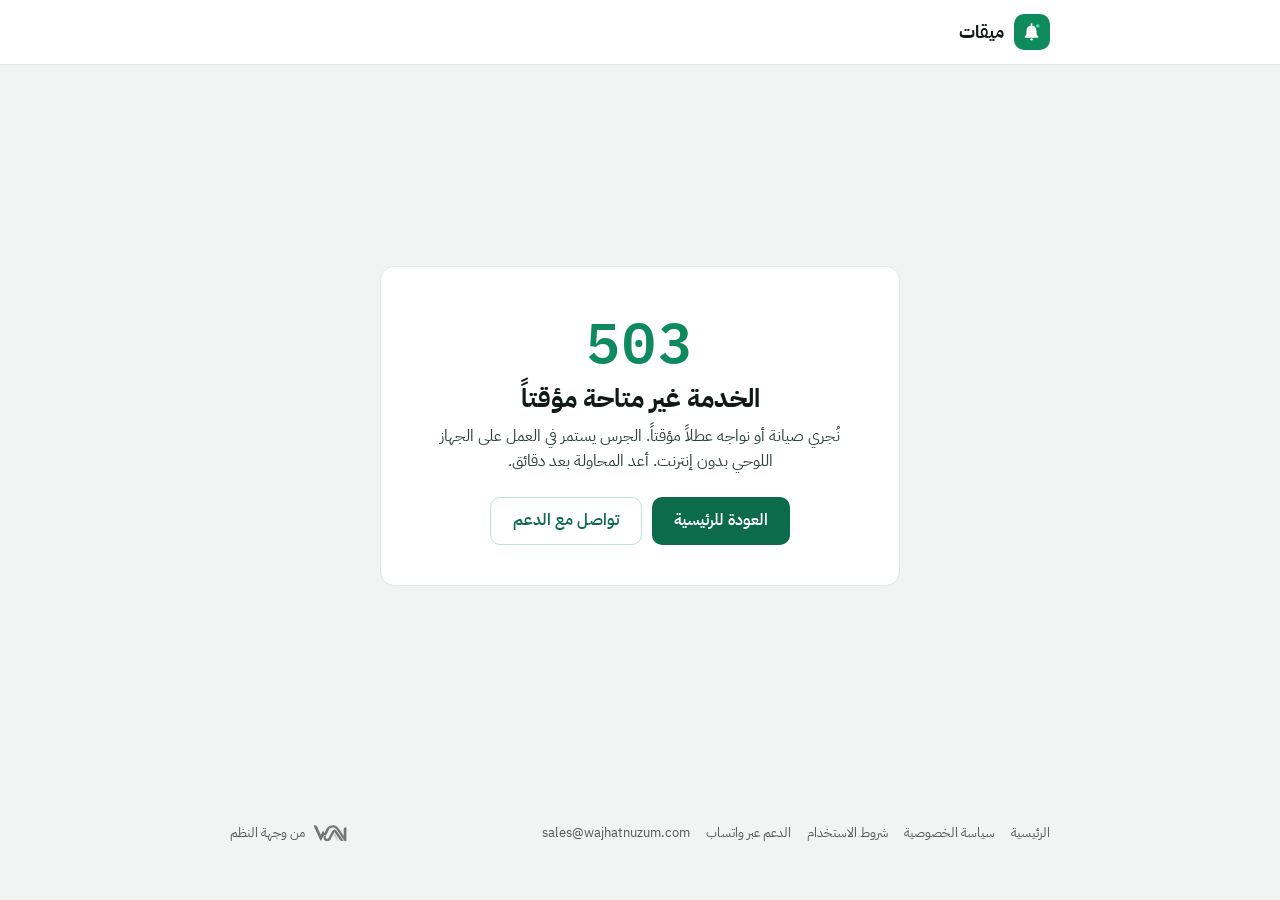
<file: 50x.html>
<!doctype html>
<html lang="ar" dir="rtl">
<head>
<meta charset="utf-8">
<meta name="viewport" content="width=device-width, initial-scale=1">
<title>الخدمة غير متاحة مؤقتاً — ميقات</title>
<meta name="description" content="الخدمة غير متاحة مؤقتاً">
<meta name="robots" content="noindex">
<meta name="theme-color" content="#0B6B4A">
<link rel="icon" type="image/svg+xml" href="data:image/svg+xml,%3Csvg xmlns='http://www.w3.org/2000/svg' viewBox='0 0 64 64'%3E%3Crect width='64' height='64' rx='15' fill='%230B6B4A'/%3E%3Cpath d='M32 14c-8 0-13 6-13 14v9l-4 6h34l-4-6v-9c0-8-5-14-13-14z' fill='%23fff'/%3E%3Ccircle cx='32' cy='48' r='4' fill='%23fff'/%3E%3Ccircle cx='46' cy='18' r='5' fill='%235EE0AD'/%3E%3C/svg%3E">
<link rel="preconnect" href="https://fonts.googleapis.com">
<link rel="preconnect" href="https://fonts.gstatic.com" crossorigin>
<link href="https://fonts.googleapis.com/css2?family=IBM+Plex+Sans+Arabic:wght@400;600;700&family=IBM+Plex+Mono:wght@600&display=swap" rel="stylesheet">
<link rel="stylesheet" href="/site.css?v=1">
</head>
<body>
<header class="top"><div class="in">
  <a class="brand" href="/" aria-label="ميقات — الرئيسية"><span class="logo"><svg viewBox="0 0 128 128" width="64%" height="64%" aria-hidden="true"><g fill="#fff"><circle cx="64" cy="23.5" r="5.5"/><rect x="60" y="26" width="8" height="7" rx="3.2"/><path d="M64 31C83 31 92 46.5 92 65V74C92 82 95 87.2 100 91H28C33 87.2 36 82 36 74V65C36 46.5 45 31 64 31Z"/><rect x="26" y="88" width="76" height="10.5" rx="5.25"/><circle cx="64" cy="107.5" r="6.6"/></g><circle cx="99" cy="33" r="9" fill="#5EE0AD"/></svg></span><span>ميقات</span></a>
  <span class="sp"></span>
</div></header>
<main class="err"><div class="card">
  <div class="code" dir="ltr">503</div>
  <h1>الخدمة غير متاحة مؤقتاً</h1>
  <p>نُجري صيانة أو نواجه عطلاً مؤقتاً. الجرس يستمر في العمل على الجهاز اللوحي بدون إنترنت. أعد المحاولة بعد دقائق.</p>
  <div class="actions"><a class="btn" href="/">العودة للرئيسية</a><a class="btn ghost" href="https://wa.me/966535313495" rel="noopener">تواصل مع الدعم</a></div>
</div></main>
<footer class="foot">
  <nav aria-label="روابط الموقع">
    <a href="/">الرئيسية</a><a href="/privacy.html">سياسة الخصوصية</a><a href="/terms.html">شروط الاستخدام</a>
    <a href="https://wa.me/966535313495" rel="noopener">الدعم عبر واتساب</a><a href="mailto:sales@wajhatnuzum.com">sales@wajhatnuzum.com</a>
  </nav>
  <a class="wj" href="https://wajhatnuzum.com" rel="noopener"><img src="/brand/wajhat-mark-dark.svg" alt="" width="34" height="18">من وجهة النظم</a>
</footer>
</body>
</html>
</file>
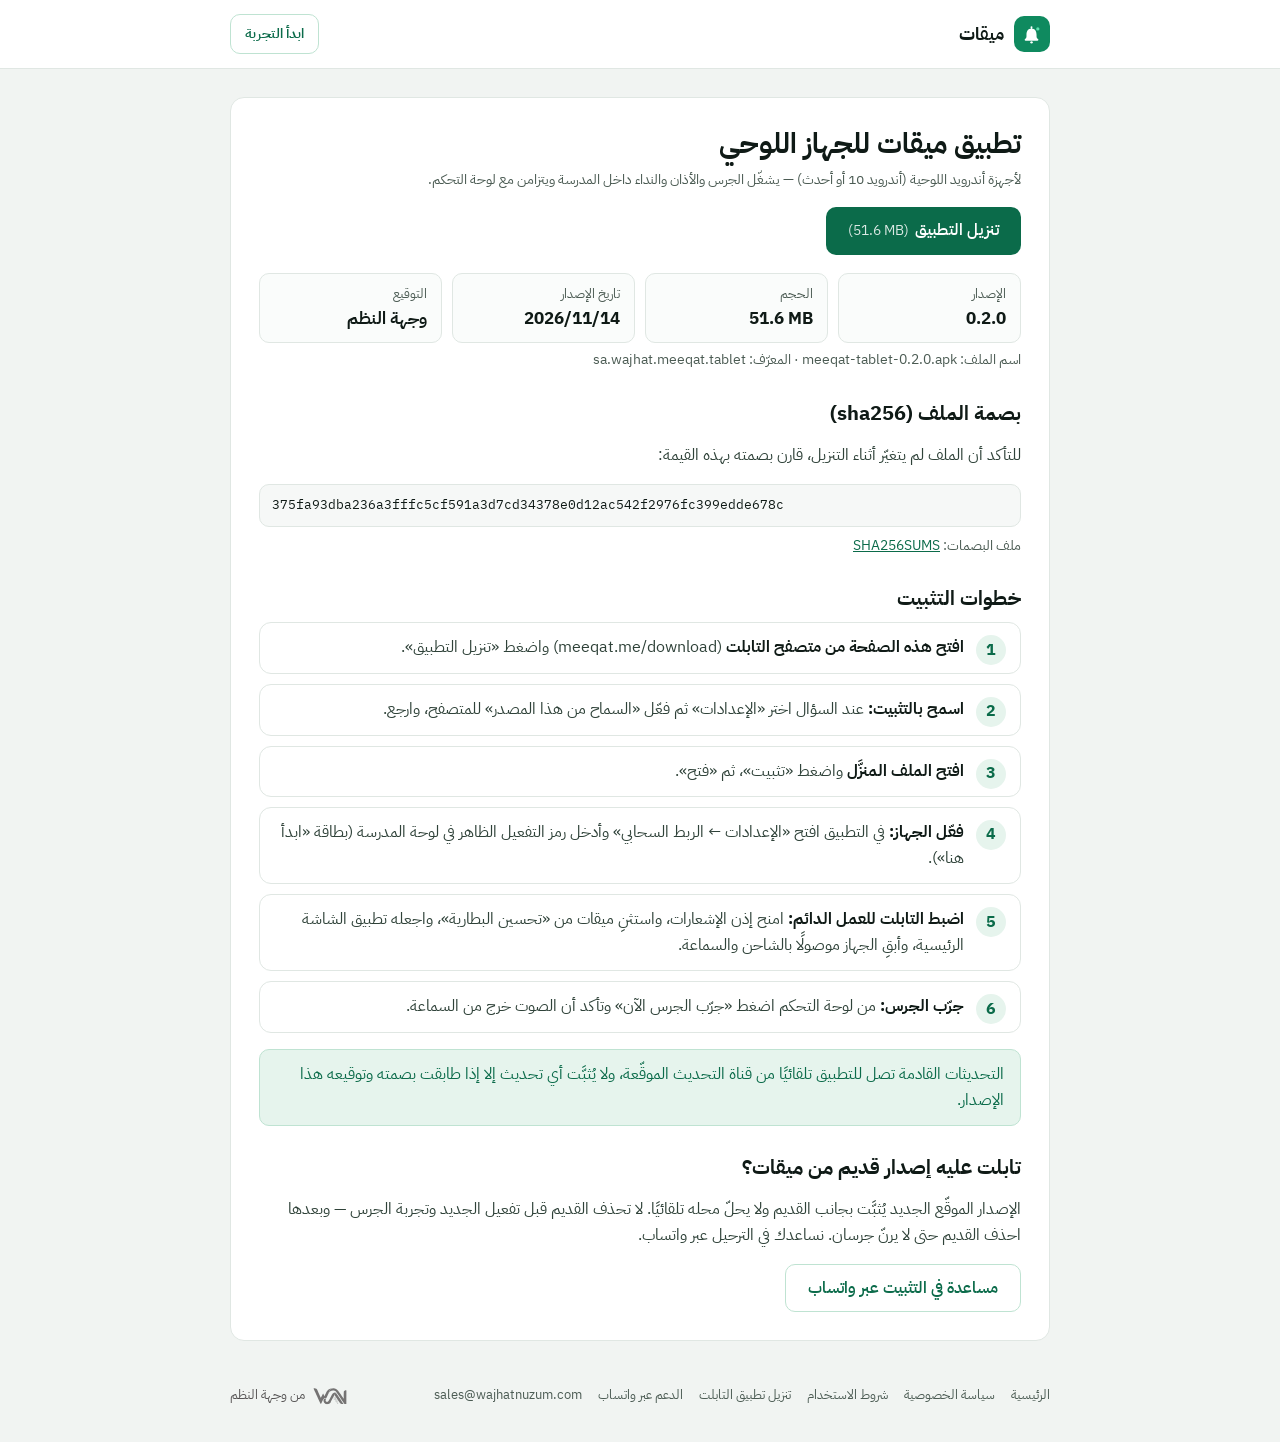
<file: download.html>
<!doctype html>
<html lang="ar" dir="rtl">
<head>
<meta charset="utf-8">
<meta name="viewport" content="width=device-width, initial-scale=1">
<title>تنزيل تطبيق التابلت — ميقات</title>
<meta name="description" content="نزّل تطبيق ميقات للجهاز اللوحي (أندرويد): الإصدار 0.2.0 الموقّع من وجهة النظم، مع بصمة sha256 وخطوات التثبيت والتفعيل.">
<meta name="robots" content="index,follow">
<meta name="theme-color" content="#0B6B4A">
<link rel="icon" type="image/svg+xml" href="data:image/svg+xml,%3Csvg xmlns='http://www.w3.org/2000/svg' viewBox='0 0 64 64'%3E%3Crect width='64' height='64' rx='15' fill='%230B6B4A'/%3E%3Cpath d='M32 14c-8 0-13 6-13 14v9l-4 6h34l-4-6v-9c0-8-5-14-13-14z' fill='%23fff'/%3E%3Ccircle cx='32' cy='48' r='4' fill='%23fff'/%3E%3Ccircle cx='46' cy='18' r='5' fill='%235EE0AD'/%3E%3C/svg%3E">
<link rel="preconnect" href="https://fonts.googleapis.com">
<link rel="preconnect" href="https://fonts.gstatic.com" crossorigin>
<link href="https://fonts.googleapis.com/css2?family=IBM+Plex+Sans+Arabic:wght@400;600;700&family=IBM+Plex+Mono:wght@600&display=swap" rel="stylesheet">
<link rel="stylesheet" href="/site.css?v=1">
<style>
.dl-hero { display:flex; flex-wrap:wrap; gap:16px; align-items:center; justify-content:space-between; }
.facts { display:grid; grid-template-columns:repeat(auto-fit,minmax(160px,1fr)); gap:10px; margin:18px 0 6px; }
.fact { border:1px solid var(--line); border-radius:10px; padding:10px 14px; background:#FAFCFB; }
.fact .l { font-size:13px; color:var(--muted); } .fact .v { font-weight:700; color:var(--text); font-size:17px; }
.sha { display:block; direction:ltr; text-align:left; font-family:'IBM Plex Mono', ui-monospace, monospace; font-size:13px; background:#F6F8F7;
  border:1px solid var(--line); border-radius:10px; padding:10px 12px; overflow-wrap:anywhere; word-break:break-all; color:var(--text); }
ol.steps { counter-reset:s; list-style:none; padding:0; margin:10px 0; }
ol.steps li { counter-increment:s; position:relative; padding:12px 14px 12px 14px; padding-inline-start:56px; border:1px solid var(--line); border-radius:12px; margin:10px 0; background:#fff; }
ol.steps li::before { content:counter(s); position:absolute; inset-inline-start:14px; top:12px; width:30px; height:30px; border-radius:50%;
  background:var(--green-container); color:var(--green-dark); font-weight:700; display:flex; align-items:center; justify-content:center; }
ol.steps b { color:var(--text); }
.btn .sz { font-weight:400; opacity:.85; font-size:14px; margin-inline-start:6px; }
</style>
</head>
<body>
<header class="top"><div class="in">
  <a class="brand" href="/" aria-label="ميقات — الرئيسية"><span class="logo"><svg viewBox="0 0 128 128" width="64%" height="64%" aria-hidden="true"><g fill="#fff"><circle cx="64" cy="23.5" r="5.5"/><rect x="60" y="26" width="8" height="7" rx="3.2"/><path d="M64 31C83 31 92 46.5 92 65V74C92 82 95 87.2 100 91H28C33 87.2 36 82 36 74V65C36 46.5 45 31 64 31Z"/><rect x="26" y="88" width="76" height="10.5" rx="5.25"/><circle cx="64" cy="107.5" r="6.6"/></g><circle cx="99" cy="33" r="9" fill="#5EE0AD"/></svg></span><span>ميقات</span></a>
  <span class="sp"></span><a class="cta" href="/signup.html">ابدأ التجربة</a>
</div></header>
<main><article class="card">
<div class="dl-hero">
  <div><h1>تطبيق ميقات للجهاز اللوحي</h1>
  <p class="meta" style="margin:0">لأجهزة أندرويد اللوحية (أندرويد 10 أو أحدث) — يشغّل الجرس والأذان والنداء داخل المدرسة ويتزامن مع لوحة التحكم.</p></div>
  <a class="btn" href="/dl/meeqat-tablet-0.2.0.apk" download>تنزيل التطبيق<span class="sz">(<bdi>51.6 MB</bdi>)</span></a>
</div>
<div class="facts">
  <div class="fact"><div class="l">الإصدار</div><div class="v"><bdi>0.2.0</bdi></div></div>
  <div class="fact"><div class="l">الحجم</div><div class="v"><bdi>51.6 MB</bdi></div></div>
  <div class="fact"><div class="l">تاريخ الإصدار</div><div class="v"><bdi>2026/11/14</bdi></div></div>
  <div class="fact"><div class="l">التوقيع</div><div class="v">وجهة النظم</div></div>
</div>
<p class="meta">اسم الملف: <bdi>meeqat-tablet-0.2.0.apk</bdi> · المعرّف: <bdi>sa.wajhat.meeqat.tablet</bdi></p>

<h2>بصمة الملف (sha256)</h2>
<p>للتأكد أن الملف لم يتغيّر أثناء التنزيل، قارن بصمته بهذه القيمة:</p>
<code class="sha">375fa93dba236a3fffc5cf591a3d7cd34378e0d12ac542f2976fc399edde678c</code>
<p class="meta" style="margin-top:8px">ملف البصمات: <a href="/dl/SHA256SUMS">SHA256SUMS</a></p>

<h2>خطوات التثبيت</h2>
<ol class="steps">
  <li><b>افتح هذه الصفحة من متصفح التابلت</b> (<bdi>meeqat.me/download</bdi>) واضغط «تنزيل التطبيق».</li>
  <li><b>اسمح بالتثبيت:</b> عند السؤال اختر «الإعدادات» ثم فعّل «السماح من هذا المصدر» للمتصفح، وارجع.</li>
  <li><b>افتح الملف المنزَّل</b> واضغط «تثبيت»، ثم «فتح».</li>
  <li><b>فعّل الجهاز:</b> في التطبيق افتح «الإعدادات ← الربط السحابي» وأدخل رمز التفعيل الظاهر في لوحة المدرسة (بطاقة «ابدأ هنا»).</li>
  <li><b>اضبط التابلت للعمل الدائم:</b> امنح إذن الإشعارات، واستثنِ ميقات من «تحسين البطارية»، واجعله تطبيق الشاشة الرئيسية، وأبقِ الجهاز موصولًا بالشاحن والسماعة.</li>
  <li><b>جرّب الجرس:</b> من لوحة التحكم اضغط «جرّب الجرس الآن» وتأكد أن الصوت خرج من السماعة.</li>
</ol>
<p class="note">التحديثات القادمة تصل للتطبيق تلقائيًا من قناة التحديث الموقّعة، ولا يُثبَّت أي تحديث إلا إذا طابقت بصمته وتوقيعه هذا الإصدار.</p>

<h2>تابلت عليه إصدار قديم من ميقات؟</h2>
<p>الإصدار الموقّع الجديد يُثبَّت بجانب القديم ولا يحلّ محله تلقائيًا. لا تحذف القديم قبل تفعيل الجديد وتجربة الجرس — وبعدها احذف القديم حتى لا يرنّ جرسان. نساعدك في الترحيل عبر واتساب.</p>
<div class="actions" style="justify-content:flex-start;margin-top:14px">
  <a class="btn ghost" href="https://wa.me/966535313495?text=%D8%A3%D8%AD%D8%AA%D8%A7%D8%AC%20%D9%85%D8%B3%D8%A7%D8%B9%D8%AF%D8%A9%20%D9%81%D9%8A%20%D8%AA%D8%AB%D8%A8%D9%8A%D8%AA%20%D8%AA%D8%B7%D8%A8%D9%8A%D9%82%20%D9%85%D9%8A%D9%82%D8%A7%D8%AA%20%D8%B9%D9%84%D9%89%20%D8%A7%D9%84%D8%AA%D8%A7%D8%A8%D9%84%D8%AA" rel="noopener">مساعدة في التثبيت عبر واتساب</a>
</div>
</article></main>
<footer class="foot">
  <nav aria-label="روابط الموقع">
    <a href="/">الرئيسية</a><a href="/privacy.html">سياسة الخصوصية</a><a href="/terms.html">شروط الاستخدام</a><a href="/download.html">تنزيل تطبيق التابلت</a>
    <a href="https://wa.me/966535313495" rel="noopener">الدعم عبر واتساب</a><a href="mailto:sales@wajhatnuzum.com">sales@wajhatnuzum.com</a>
  </nav>
  <a class="wj" href="https://wajhatnuzum.com" rel="noopener"><img src="/brand/wajhat-mark-dark.svg" alt="" width="34" height="18">من وجهة النظم</a>
</footer>
</body>
</html>
</file>
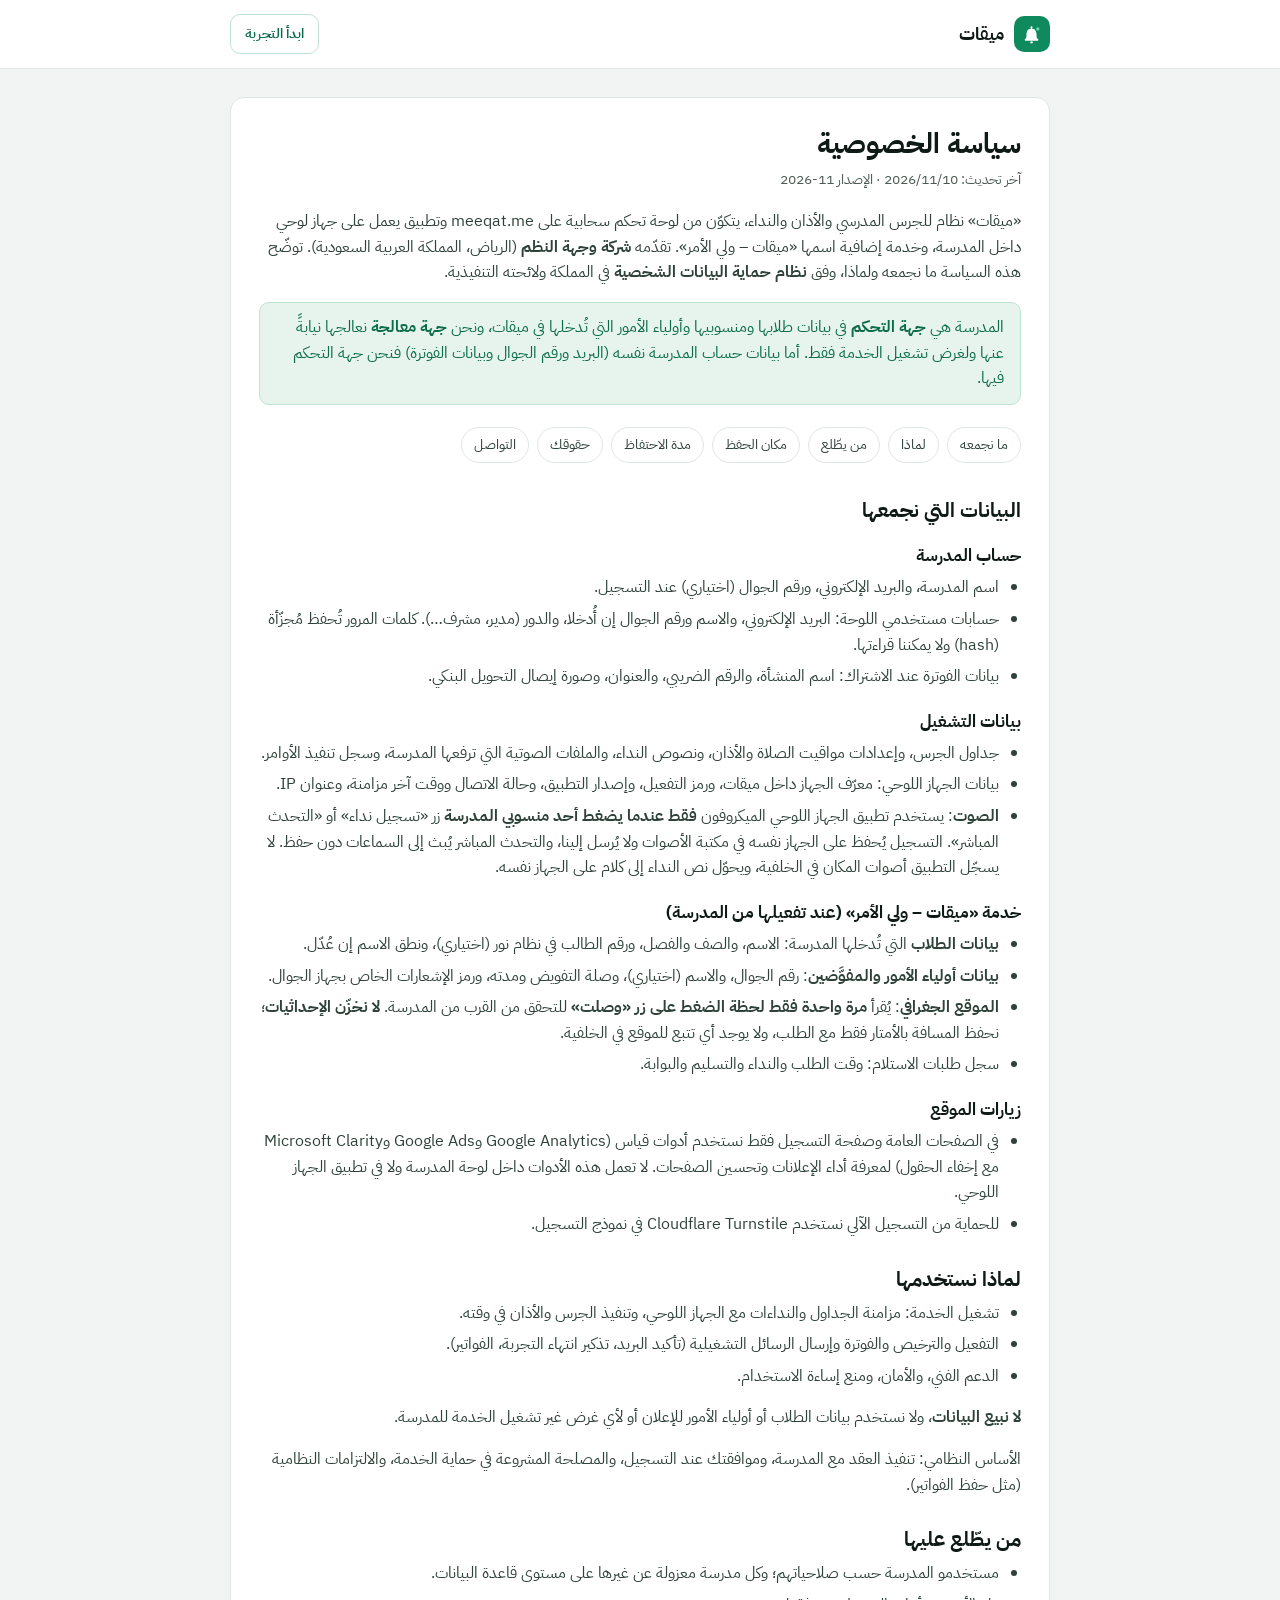
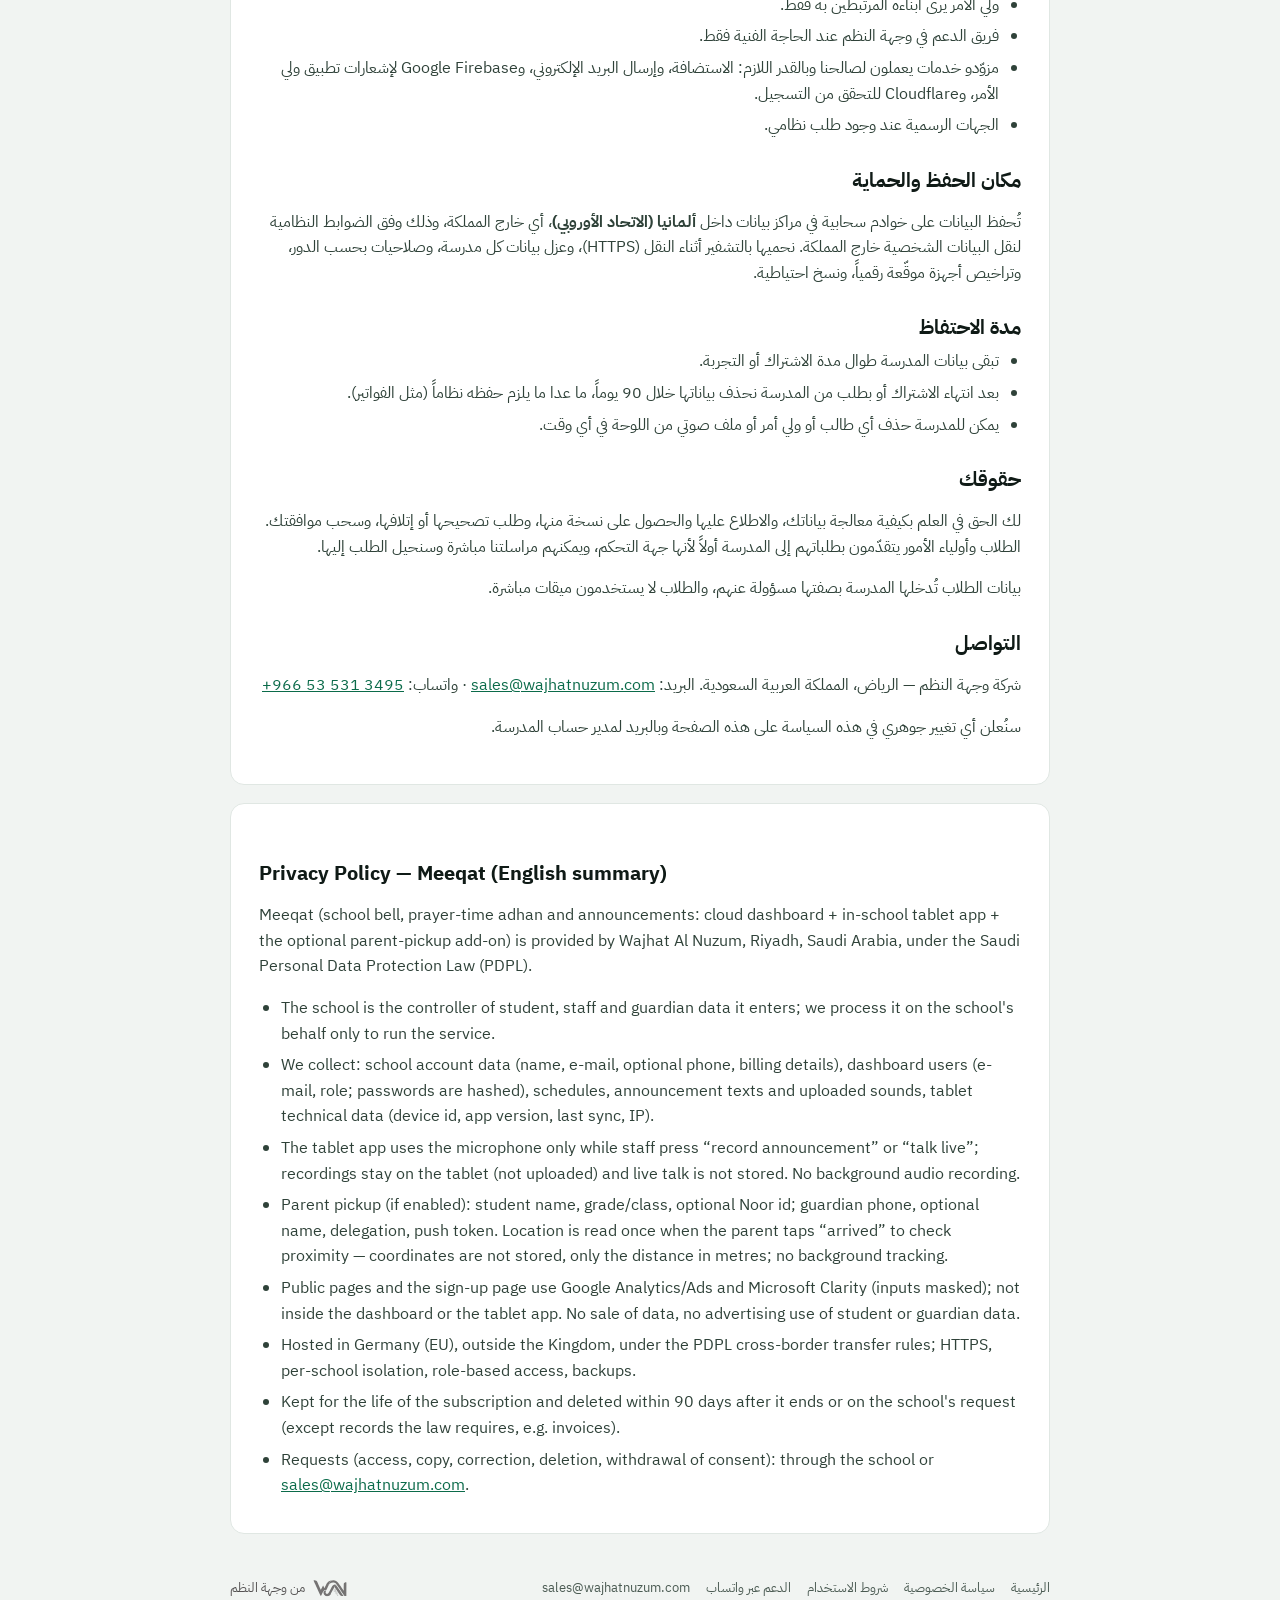
<file: privacy.html>
<!doctype html>
<html lang="ar" dir="rtl">
<head>
<meta charset="utf-8">
<meta name="viewport" content="width=device-width, initial-scale=1">
<title>سياسة الخصوصية — ميقات</title>
<meta name="description" content="سياسة خصوصية ميقات: البيانات التي نجمعها من المدارس والطلاب وأولياء الأمور ولماذا، وحقوقك وفق نظام حماية البيانات الشخصية.">
<meta name="robots" content="index,follow">
<meta name="theme-color" content="#0B6B4A">
<link rel="icon" type="image/svg+xml" href="data:image/svg+xml,%3Csvg xmlns='http://www.w3.org/2000/svg' viewBox='0 0 64 64'%3E%3Crect width='64' height='64' rx='15' fill='%230B6B4A'/%3E%3Cpath d='M32 14c-8 0-13 6-13 14v9l-4 6h34l-4-6v-9c0-8-5-14-13-14z' fill='%23fff'/%3E%3Ccircle cx='32' cy='48' r='4' fill='%23fff'/%3E%3Ccircle cx='46' cy='18' r='5' fill='%235EE0AD'/%3E%3C/svg%3E">
<link rel="preconnect" href="https://fonts.googleapis.com">
<link rel="preconnect" href="https://fonts.gstatic.com" crossorigin>
<link href="https://fonts.googleapis.com/css2?family=IBM+Plex+Sans+Arabic:wght@400;600;700&family=IBM+Plex+Mono:wght@600&display=swap" rel="stylesheet">
<link rel="stylesheet" href="/site.css?v=1">
</head>
<body>
<header class="top"><div class="in">
  <a class="brand" href="/" aria-label="ميقات — الرئيسية"><span class="logo"><svg viewBox="0 0 128 128" width="64%" height="64%" aria-hidden="true"><g fill="#fff"><circle cx="64" cy="23.5" r="5.5"/><rect x="60" y="26" width="8" height="7" rx="3.2"/><path d="M64 31C83 31 92 46.5 92 65V74C92 82 95 87.2 100 91H28C33 87.2 36 82 36 74V65C36 46.5 45 31 64 31Z"/><rect x="26" y="88" width="76" height="10.5" rx="5.25"/><circle cx="64" cy="107.5" r="6.6"/></g><circle cx="99" cy="33" r="9" fill="#5EE0AD"/></svg></span><span>ميقات</span></a>
  <span class="sp"></span><a class="cta" href="/signup.html">ابدأ التجربة</a>
</div></header>
<main><article class="card">
<h1>سياسة الخصوصية</h1>
<p class="meta">آخر تحديث: <bdi>2026/11/10</bdi> · الإصدار <bdi>2026-11</bdi></p>
<p>«ميقات» نظام للجرس المدرسي والأذان والنداء، يتكوّن من لوحة تحكم سحابية على <bdi>meeqat.me</bdi> وتطبيق يعمل على جهاز لوحي داخل المدرسة، وخدمة إضافية اسمها «ميقات – ولي الأمر». تقدّمه <b>شركة وجهة النظم</b> (الرياض، المملكة العربية السعودية). توضّح هذه السياسة ما نجمعه ولماذا، وفق <b>نظام حماية البيانات الشخصية</b> في المملكة ولائحته التنفيذية.</p>
<p class="note">المدرسة هي <b>جهة التحكم</b> في بيانات طلابها ومنسوبيها وأولياء الأمور التي تُدخلها في ميقات، ونحن <b>جهة معالجة</b> نعالجها نيابةً عنها ولغرض تشغيل الخدمة فقط. أما بيانات حساب المدرسة نفسه (البريد ورقم الجوال وبيانات الفوترة) فنحن جهة التحكم فيها.</p>
<ul class="toc">
  <li><a href="#collect">ما نجمعه</a></li><li><a href="#why">لماذا</a></li><li><a href="#share">من يطّلع</a></li>
  <li><a href="#where">مكان الحفظ</a></li><li><a href="#keep">مدة الاحتفاظ</a></li><li><a href="#rights">حقوقك</a></li><li><a href="#contact">التواصل</a></li>
</ul>

<h2 id="collect">البيانات التي نجمعها</h2>
<h3>حساب المدرسة</h3>
<ul>
  <li>اسم المدرسة، والبريد الإلكتروني، ورقم الجوال (اختياري) عند التسجيل.</li>
  <li>حسابات مستخدمي اللوحة: البريد الإلكتروني، والاسم ورقم الجوال إن أُدخلا، والدور (مدير، مشرف…). كلمات المرور تُحفظ مُجزّأة (hash) ولا يمكننا قراءتها.</li>
  <li>بيانات الفوترة عند الاشتراك: اسم المنشأة، والرقم الضريبي، والعنوان، وصورة إيصال التحويل البنكي.</li>
</ul>
<h3>بيانات التشغيل</h3>
<ul>
  <li>جداول الجرس، وإعدادات مواقيت الصلاة والأذان، ونصوص النداء، والملفات الصوتية التي ترفعها المدرسة، وسجل تنفيذ الأوامر.</li>
  <li>بيانات الجهاز اللوحي: معرّف الجهاز داخل ميقات، ورمز التفعيل، وإصدار التطبيق، وحالة الاتصال ووقت آخر مزامنة، وعنوان IP.</li>
  <li><b>الصوت</b>: يستخدم تطبيق الجهاز اللوحي الميكروفون <b>فقط عندما يضغط أحد منسوبي المدرسة</b> زر «تسجيل نداء» أو «التحدث المباشر». التسجيل يُحفظ على الجهاز نفسه في مكتبة الأصوات ولا يُرسل إلينا، والتحدث المباشر يُبث إلى السماعات دون حفظ. لا يسجّل التطبيق أصوات المكان في الخلفية، ويحوّل نص النداء إلى كلام على الجهاز نفسه.</li>
</ul>
<h3>خدمة «ميقات – ولي الأمر» (عند تفعيلها من المدرسة)</h3>
<ul>
  <li><b>بيانات الطلاب</b> التي تُدخلها المدرسة: الاسم، والصف والفصل، ورقم الطالب في نظام نور (اختياري)، ونطق الاسم إن عُدّل.</li>
  <li><b>بيانات أولياء الأمور والمفوَّضين</b>: رقم الجوال، والاسم (اختياري)، وصلة التفويض ومدته، ورمز الإشعارات الخاص بجهاز الجوال.</li>
  <li><b>الموقع الجغرافي</b>: يُقرأ <b>مرة واحدة فقط لحظة الضغط على زر «وصلت»</b> للتحقق من القرب من المدرسة. <b>لا نخزّن الإحداثيات</b>؛ نحفظ المسافة بالأمتار فقط مع الطلب، ولا يوجد أي تتبع للموقع في الخلفية.</li>
  <li>سجل طلبات الاستلام: وقت الطلب والنداء والتسليم والبوابة.</li>
</ul>
<h3>زيارات الموقع</h3>
<ul>
  <li>في الصفحات العامة وصفحة التسجيل فقط نستخدم أدوات قياس (Google Analytics وGoogle Ads وMicrosoft Clarity مع إخفاء الحقول) لمعرفة أداء الإعلانات وتحسين الصفحات. لا تعمل هذه الأدوات داخل لوحة المدرسة ولا في تطبيق الجهاز اللوحي.</li>
  <li>للحماية من التسجيل الآلي نستخدم Cloudflare Turnstile في نموذج التسجيل.</li>
</ul>

<h2 id="why">لماذا نستخدمها</h2>
<ul>
  <li>تشغيل الخدمة: مزامنة الجداول والنداءات مع الجهاز اللوحي، وتنفيذ الجرس والأذان في وقته.</li>
  <li>التفعيل والترخيص والفوترة وإرسال الرسائل التشغيلية (تأكيد البريد، تذكير انتهاء التجربة، الفواتير).</li>
  <li>الدعم الفني، والأمان، ومنع إساءة الاستخدام.</li>
</ul>
<p><b>لا نبيع البيانات</b>، ولا نستخدم بيانات الطلاب أو أولياء الأمور للإعلان أو لأي غرض غير تشغيل الخدمة للمدرسة.</p>
<p>الأساس النظامي: تنفيذ العقد مع المدرسة، وموافقتك عند التسجيل، والمصلحة المشروعة في حماية الخدمة، والالتزامات النظامية (مثل حفظ الفواتير).</p>

<h2 id="share">من يطّلع عليها</h2>
<ul>
  <li>مستخدمو المدرسة حسب صلاحياتهم؛ وكل مدرسة معزولة عن غيرها على مستوى قاعدة البيانات.</li>
  <li>ولي الأمر يرى أبناءه المرتبطين به فقط.</li>
  <li>فريق الدعم في وجهة النظم عند الحاجة الفنية فقط.</li>
  <li>مزوّدو خدمات يعملون لصالحنا وبالقدر اللازم: الاستضافة، وإرسال البريد الإلكتروني، وGoogle Firebase لإشعارات تطبيق ولي الأمر، وCloudflare للتحقق من التسجيل.</li>
  <li>الجهات الرسمية عند وجود طلب نظامي.</li>
</ul>

<h2 id="where">مكان الحفظ والحماية</h2>
<p>تُحفظ البيانات على خوادم سحابية في مراكز بيانات داخل <b>ألمانيا (الاتحاد الأوروبي)</b>، أي خارج المملكة، وذلك وفق الضوابط النظامية لنقل البيانات الشخصية خارج المملكة. نحميها بالتشفير أثناء النقل (HTTPS)، وعزل بيانات كل مدرسة، وصلاحيات بحسب الدور، وتراخيص أجهزة موقّعة رقمياً، ونسخ احتياطية.</p>

<h2 id="keep">مدة الاحتفاظ</h2>
<ul>
  <li>تبقى بيانات المدرسة طوال مدة الاشتراك أو التجربة.</li>
  <li>بعد انتهاء الاشتراك أو بطلب من المدرسة نحذف بياناتها خلال 90 يوماً، ما عدا ما يلزم حفظه نظاماً (مثل الفواتير).</li>
  <li>يمكن للمدرسة حذف أي طالب أو ولي أمر أو ملف صوتي من اللوحة في أي وقت.</li>
</ul>

<h2 id="rights">حقوقك</h2>
<p>لك الحق في العلم بكيفية معالجة بياناتك، والاطلاع عليها والحصول على نسخة منها، وطلب تصحيحها أو إتلافها، وسحب موافقتك. الطلاب وأولياء الأمور يتقدّمون بطلباتهم إلى المدرسة أولاً لأنها جهة التحكم، ويمكنهم مراسلتنا مباشرة وسنحيل الطلب إليها.</p>
<p>بيانات الطلاب تُدخلها المدرسة بصفتها مسؤولة عنهم، والطلاب لا يستخدمون ميقات مباشرة.</p>

<h2 id="contact">التواصل</h2>
<p>شركة وجهة النظم — الرياض، المملكة العربية السعودية. البريد: <a href="mailto:sales@wajhatnuzum.com">sales@wajhatnuzum.com</a> · واتساب: <a href="https://wa.me/966535313495" dir="ltr">+966 53 531 3495</a></p>
<p>سنُعلن أي تغيير جوهري في هذه السياسة على هذه الصفحة وبالبريد لمدير حساب المدرسة.</p>
</article>

<article class="card en" lang="en" dir="ltr">
<h2>Privacy Policy — Meeqat (English summary)</h2>
<p>Meeqat (school bell, prayer-time adhan and announcements: cloud dashboard + in-school tablet app + the optional parent-pickup add-on) is provided by Wajhat Al Nuzum, Riyadh, Saudi Arabia, under the Saudi Personal Data Protection Law (PDPL).</p>
<ul>
  <li>The school is the controller of student, staff and guardian data it enters; we process it on the school's behalf only to run the service.</li>
  <li>We collect: school account data (name, e-mail, optional phone, billing details), dashboard users (e-mail, role; passwords are hashed), schedules, announcement texts and uploaded sounds, tablet technical data (device id, app version, last sync, IP).</li>
  <li>The tablet app uses the microphone only while staff press “record announcement” or “talk live”; recordings stay on the tablet (not uploaded) and live talk is not stored. No background audio recording.</li>
  <li>Parent pickup (if enabled): student name, grade/class, optional Noor id; guardian phone, optional name, delegation, push token. Location is read once when the parent taps “arrived” to check proximity — coordinates are not stored, only the distance in metres; no background tracking.</li>
  <li>Public pages and the sign-up page use Google Analytics/Ads and Microsoft Clarity (inputs masked); not inside the dashboard or the tablet app. No sale of data, no advertising use of student or guardian data.</li>
  <li>Hosted in Germany (EU), outside the Kingdom, under the PDPL cross-border transfer rules; HTTPS, per-school isolation, role-based access, backups.</li>
  <li>Kept for the life of the subscription and deleted within 90 days after it ends or on the school's request (except records the law requires, e.g. invoices).</li>
  <li>Requests (access, copy, correction, deletion, withdrawal of consent): through the school or <a href="mailto:sales@wajhatnuzum.com">sales@wajhatnuzum.com</a>.</li>
</ul>
</article></main>
<footer class="foot">
  <nav aria-label="روابط الموقع">
    <a href="/">الرئيسية</a><a href="/privacy.html">سياسة الخصوصية</a><a href="/terms.html">شروط الاستخدام</a>
    <a href="https://wa.me/966535313495" rel="noopener">الدعم عبر واتساب</a><a href="mailto:sales@wajhatnuzum.com">sales@wajhatnuzum.com</a>
  </nav>
  <a class="wj" href="https://wajhatnuzum.com" rel="noopener"><img src="/brand/wajhat-mark-dark.svg" alt="" width="34" height="18">من وجهة النظم</a>
</footer>
</body>
</html>
</file>
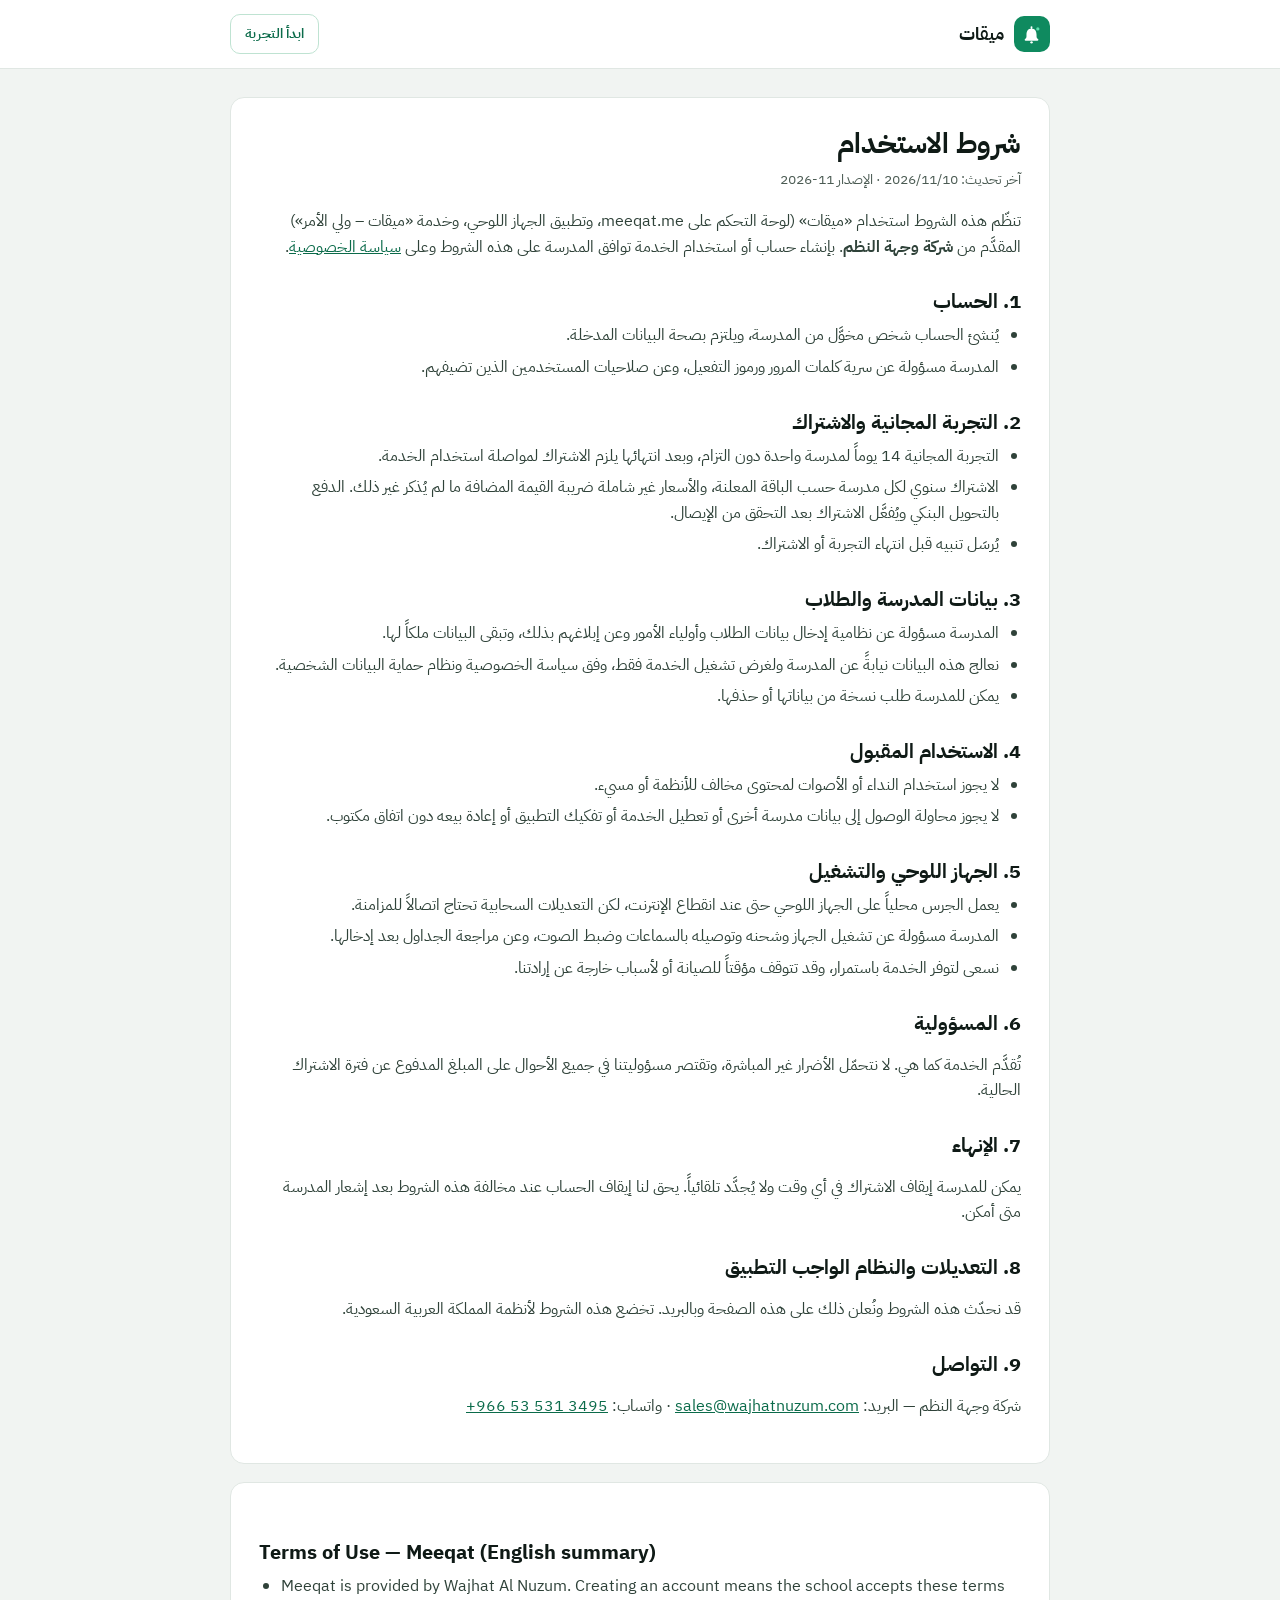
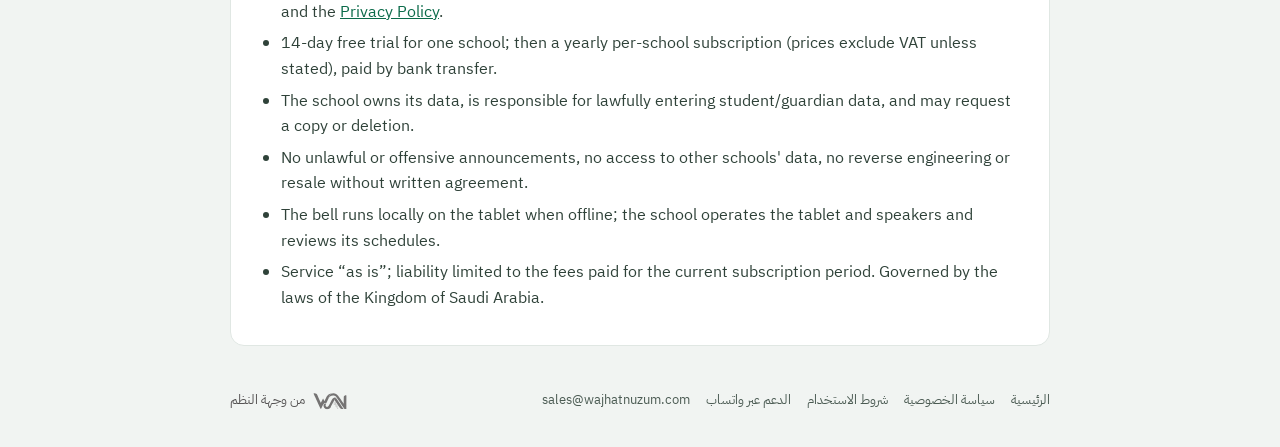
<file: terms.html>
<!doctype html>
<html lang="ar" dir="rtl">
<head>
<meta charset="utf-8">
<meta name="viewport" content="width=device-width, initial-scale=1">
<title>شروط الاستخدام — ميقات</title>
<meta name="description" content="شروط استخدام ميقات: الحساب، التجربة المجانية والاشتراك، بيانات المدرسة، الاستخدام المقبول والمسؤولية.">
<meta name="robots" content="index,follow">
<meta name="theme-color" content="#0B6B4A">
<link rel="icon" type="image/svg+xml" href="data:image/svg+xml,%3Csvg xmlns='http://www.w3.org/2000/svg' viewBox='0 0 64 64'%3E%3Crect width='64' height='64' rx='15' fill='%230B6B4A'/%3E%3Cpath d='M32 14c-8 0-13 6-13 14v9l-4 6h34l-4-6v-9c0-8-5-14-13-14z' fill='%23fff'/%3E%3Ccircle cx='32' cy='48' r='4' fill='%23fff'/%3E%3Ccircle cx='46' cy='18' r='5' fill='%235EE0AD'/%3E%3C/svg%3E">
<link rel="preconnect" href="https://fonts.googleapis.com">
<link rel="preconnect" href="https://fonts.gstatic.com" crossorigin>
<link href="https://fonts.googleapis.com/css2?family=IBM+Plex+Sans+Arabic:wght@400;600;700&family=IBM+Plex+Mono:wght@600&display=swap" rel="stylesheet">
<link rel="stylesheet" href="/site.css?v=1">
</head>
<body>
<header class="top"><div class="in">
  <a class="brand" href="/" aria-label="ميقات — الرئيسية"><span class="logo"><svg viewBox="0 0 128 128" width="64%" height="64%" aria-hidden="true"><g fill="#fff"><circle cx="64" cy="23.5" r="5.5"/><rect x="60" y="26" width="8" height="7" rx="3.2"/><path d="M64 31C83 31 92 46.5 92 65V74C92 82 95 87.2 100 91H28C33 87.2 36 82 36 74V65C36 46.5 45 31 64 31Z"/><rect x="26" y="88" width="76" height="10.5" rx="5.25"/><circle cx="64" cy="107.5" r="6.6"/></g><circle cx="99" cy="33" r="9" fill="#5EE0AD"/></svg></span><span>ميقات</span></a>
  <span class="sp"></span><a class="cta" href="/signup.html">ابدأ التجربة</a>
</div></header>
<main><article class="card">
<h1>شروط الاستخدام</h1>
<p class="meta">آخر تحديث: <bdi>2026/11/10</bdi> · الإصدار <bdi>2026-11</bdi></p>
<p>تنظّم هذه الشروط استخدام «ميقات» (لوحة التحكم على <bdi>meeqat.me</bdi>، وتطبيق الجهاز اللوحي، وخدمة «ميقات – ولي الأمر») المقدَّم من <b>شركة وجهة النظم</b>. بإنشاء حساب أو استخدام الخدمة توافق المدرسة على هذه الشروط وعلى <a href="/privacy.html">سياسة الخصوصية</a>.</p>

<h2>1. الحساب</h2>
<ul>
  <li>يُنشئ الحساب شخص مخوَّل من المدرسة، ويلتزم بصحة البيانات المدخلة.</li>
  <li>المدرسة مسؤولة عن سرية كلمات المرور ورموز التفعيل، وعن صلاحيات المستخدمين الذين تضيفهم.</li>
</ul>

<h2>2. التجربة المجانية والاشتراك</h2>
<ul>
  <li>التجربة المجانية 14 يوماً لمدرسة واحدة دون التزام، وبعد انتهائها يلزم الاشتراك لمواصلة استخدام الخدمة.</li>
  <li>الاشتراك سنوي لكل مدرسة حسب الباقة المعلنة، والأسعار غير شاملة ضريبة القيمة المضافة ما لم يُذكر غير ذلك. الدفع بالتحويل البنكي ويُفعَّل الاشتراك بعد التحقق من الإيصال.</li>
  <li>يُرسَل تنبيه قبل انتهاء التجربة أو الاشتراك.</li>
</ul>

<h2>3. بيانات المدرسة والطلاب</h2>
<ul>
  <li>المدرسة مسؤولة عن نظامية إدخال بيانات الطلاب وأولياء الأمور وعن إبلاغهم بذلك، وتبقى البيانات ملكاً لها.</li>
  <li>نعالج هذه البيانات نيابةً عن المدرسة ولغرض تشغيل الخدمة فقط، وفق سياسة الخصوصية ونظام حماية البيانات الشخصية.</li>
  <li>يمكن للمدرسة طلب نسخة من بياناتها أو حذفها.</li>
</ul>

<h2>4. الاستخدام المقبول</h2>
<ul>
  <li>لا يجوز استخدام النداء أو الأصوات لمحتوى مخالف للأنظمة أو مسيء.</li>
  <li>لا يجوز محاولة الوصول إلى بيانات مدرسة أخرى أو تعطيل الخدمة أو تفكيك التطبيق أو إعادة بيعه دون اتفاق مكتوب.</li>
</ul>

<h2>5. الجهاز اللوحي والتشغيل</h2>
<ul>
  <li>يعمل الجرس محلياً على الجهاز اللوحي حتى عند انقطاع الإنترنت، لكن التعديلات السحابية تحتاج اتصالاً للمزامنة.</li>
  <li>المدرسة مسؤولة عن تشغيل الجهاز وشحنه وتوصيله بالسماعات وضبط الصوت، وعن مراجعة الجداول بعد إدخالها.</li>
  <li>نسعى لتوفر الخدمة باستمرار، وقد تتوقف مؤقتاً للصيانة أو لأسباب خارجة عن إرادتنا.</li>
</ul>

<h2>6. المسؤولية</h2>
<p>تُقدَّم الخدمة كما هي. لا نتحمّل الأضرار غير المباشرة، وتقتصر مسؤوليتنا في جميع الأحوال على المبلغ المدفوع عن فترة الاشتراك الحالية.</p>

<h2>7. الإنهاء</h2>
<p>يمكن للمدرسة إيقاف الاشتراك في أي وقت ولا يُجدَّد تلقائياً. يحق لنا إيقاف الحساب عند مخالفة هذه الشروط بعد إشعار المدرسة متى أمكن.</p>

<h2>8. التعديلات والنظام الواجب التطبيق</h2>
<p>قد نحدّث هذه الشروط ونُعلن ذلك على هذه الصفحة وبالبريد. تخضع هذه الشروط لأنظمة المملكة العربية السعودية.</p>

<h2>9. التواصل</h2>
<p>شركة وجهة النظم — البريد: <a href="mailto:sales@wajhatnuzum.com">sales@wajhatnuzum.com</a> · واتساب: <a href="https://wa.me/966535313495" dir="ltr">+966 53 531 3495</a></p>
</article>

<article class="card en" lang="en" dir="ltr">
<h2>Terms of Use — Meeqat (English summary)</h2>
<ul>
  <li>Meeqat is provided by Wajhat Al Nuzum. Creating an account means the school accepts these terms and the <a href="/privacy.html">Privacy Policy</a>.</li>
  <li>14-day free trial for one school; then a yearly per-school subscription (prices exclude VAT unless stated), paid by bank transfer.</li>
  <li>The school owns its data, is responsible for lawfully entering student/guardian data, and may request a copy or deletion.</li>
  <li>No unlawful or offensive announcements, no access to other schools' data, no reverse engineering or resale without written agreement.</li>
  <li>The bell runs locally on the tablet when offline; the school operates the tablet and speakers and reviews its schedules.</li>
  <li>Service “as is”; liability limited to the fees paid for the current subscription period. Governed by the laws of the Kingdom of Saudi Arabia.</li>
</ul>
</article></main>
<footer class="foot">
  <nav aria-label="روابط الموقع">
    <a href="/">الرئيسية</a><a href="/privacy.html">سياسة الخصوصية</a><a href="/terms.html">شروط الاستخدام</a>
    <a href="https://wa.me/966535313495" rel="noopener">الدعم عبر واتساب</a><a href="mailto:sales@wajhatnuzum.com">sales@wajhatnuzum.com</a>
  </nav>
  <a class="wj" href="https://wajhatnuzum.com" rel="noopener"><img src="/brand/wajhat-mark-dark.svg" alt="" width="34" height="18">من وجهة النظم</a>
</footer>
</body>
</html>
</file>
<file: site.css>
/* ميقات — صفحات ثابتة (404 / 50x / الخصوصية / الشروط). معيار جودة وجهة النظم 1.0 */
:root {
  --green: #0F8A5F; --green-dark: #0B6B4A; --green-container: #E6F4ED; --green-border: #BFE3D2;
  --bg: #F1F4F2; --card: #fff; --text: #0F1A16; --mid: #2F4239; --muted: #4B5B53; --line: #E0E7E3;
}
* { box-sizing: border-box; }
html { -webkit-text-size-adjust: 100%; }
body { margin: 0; font-family: 'IBM Plex Sans Arabic', system-ui, "Segoe UI", Tahoma, sans-serif; background: var(--bg);
  color: var(--text); line-height: 1.6; font-size: 16px; overflow-x: hidden; }
a { color: var(--green-dark); }
.top { background: var(--card); border-bottom: 1px solid var(--line); }
.top .in { max-width: 860px; margin: 0 auto; padding: 14px 20px; display: flex; align-items: center; gap: 12px; }
.top a.brand { display: inline-flex; align-items: center; gap: 10px; text-decoration: none; color: var(--text); font-weight: 700; font-size: 18px; }
.logo { display: inline-flex; align-items: center; justify-content: center; width: 36px; height: 36px; border-radius: 10px; background: var(--green); flex: none; }
.top .sp { flex: 1; }
.top a.cta { font-size: 14px; font-weight: 600; text-decoration: none; padding: 8px 14px; border-radius: 10px; border: 1px solid var(--green-border); }
main { max-width: 860px; margin: 0 auto; padding: 28px 20px 8px; }
.card { background: var(--card); border: 1px solid var(--line); border-radius: 14px; padding: 28px; margin-bottom: 18px; }
h1 { font-size: 28px; line-height: 1.3; margin: 0 0 6px; }
h2 { font-size: 20px; line-height: 1.35; margin: 28px 0 8px; }
h3 { font-size: 17px; margin: 18px 0 6px; }
p, li { color: var(--mid); }
ul { padding-inline-start: 22px; margin: 6px 0; }
li { margin: 6px 0; }
.meta { color: var(--muted); font-size: 14px; margin: 0 0 18px; }
.note { background: var(--green-container); border: 1px solid var(--green-border); border-radius: 10px; padding: 12px 16px; color: var(--green-dark); }
.toc { display: flex; flex-wrap: wrap; gap: 8px; margin: 8px 0 4px; padding: 0; list-style: none; }
.toc a { display: inline-block; font-size: 14px; padding: 6px 12px; border-radius: 999px; border: 1px solid var(--line); text-decoration: none; color: var(--mid); background: #fff; }
.en { direction: ltr; text-align: left; }
.en p, .en li { color: var(--mid); }
bdi, .ltr { unicode-bidi: isolate; }
/* error pages */
.err { min-height: calc(100vh - 160px); display: flex; align-items: center; justify-content: center; text-align: center; padding: 32px 20px; }
.err .card { max-width: 520px; width: 100%; padding: 40px 28px; }
.err .code { font-family: 'IBM Plex Mono', ui-monospace, monospace; font-size: 56px; font-weight: 600; color: var(--green); letter-spacing: 2px; line-height: 1.2; }
.err h1 { font-size: 26px; margin: 8px 0; }
.err p { margin: 0 auto 22px; max-width: 400px; }
.btn { display: inline-flex; align-items: center; justify-content: center; min-height: 48px; padding: 0 22px; border-radius: 10px;
  background: var(--green-dark); color: #fff; font-weight: 600; text-decoration: none; font-size: 16px; transition: background .15s ease-out; }
.btn:hover { background: #095A3E; }
.btn.ghost { background: #fff; color: var(--green-dark); border: 1px solid var(--green-border); }
.actions { display: flex; gap: 10px; justify-content: center; flex-wrap: wrap; }
a:focus-visible, .btn:focus-visible { outline: 3px solid #5EE0AD; outline-offset: 2px; }
/* «من وجهة النظم» */
.foot { max-width: 860px; margin: 0 auto; padding: 18px 20px 36px; display: flex; flex-wrap: wrap; gap: 10px 18px; align-items: center;
  justify-content: space-between; color: var(--muted); font-size: 13px; }
.foot nav { display: flex; flex-wrap: wrap; gap: 6px 16px; }
.foot nav a { color: var(--muted); text-decoration: none; }
.foot nav a:hover { color: var(--green-dark); text-decoration: underline; }
.wj { display: inline-flex; align-items: center; gap: 8px; color: rgba(35,31,32,.75); text-decoration: none; font-size: 13px; }
.wj img { height: 18px; width: auto; opacity: .6; }
@media (max-width: 480px) { .card { padding: 20px; } h1 { font-size: 24px; } .err .code { font-size: 46px; } }
@media (prefers-reduced-motion: reduce) { * { transition: none !important; } }
</file>
